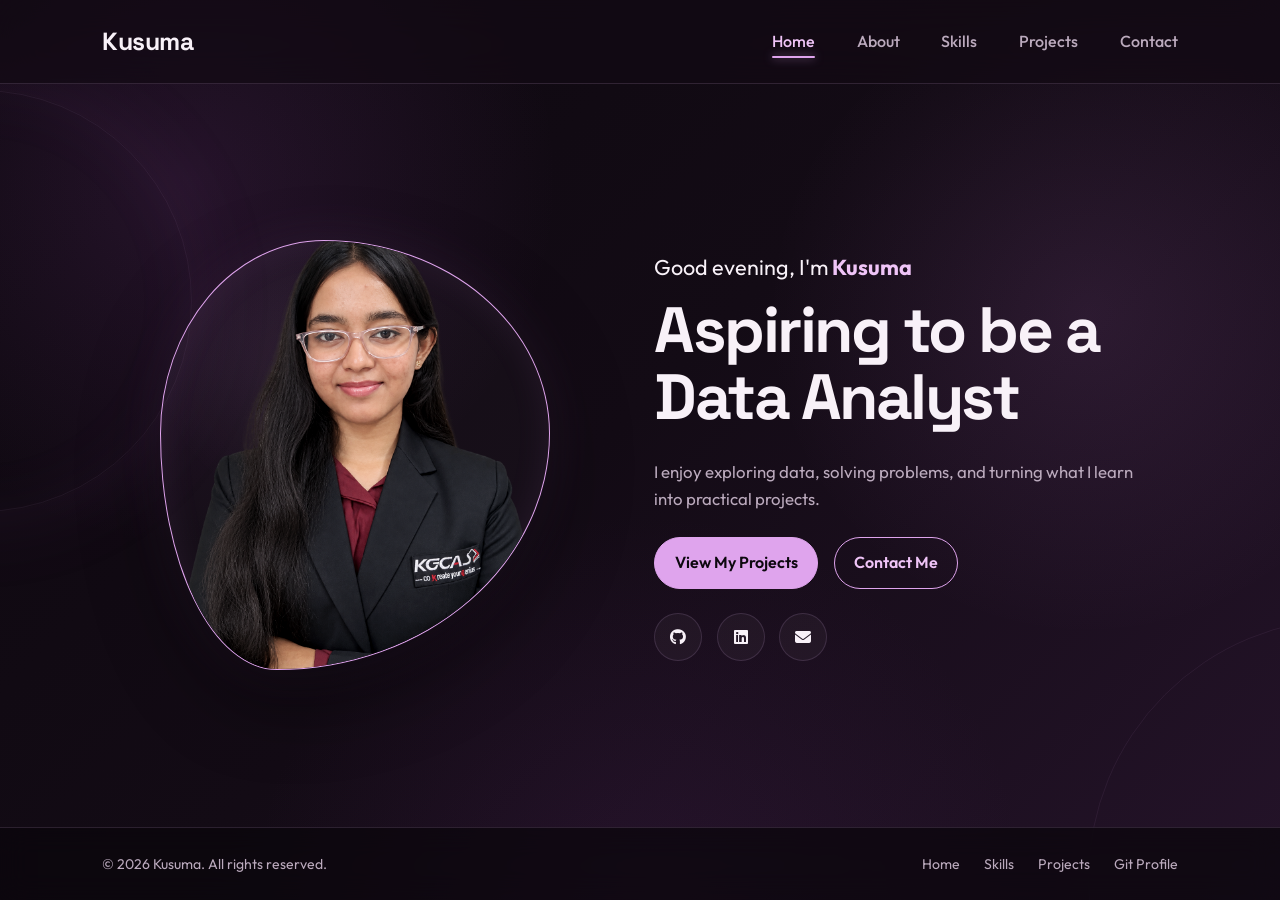
<file: index.html>
<!DOCTYPE html>
<html lang="en">
<head>
  <meta charset="UTF-8">
  <meta name="viewport" content="width=device-width, initial-scale=1.0">
  <title>Kusuma | Portfolio</title>
  <link rel="stylesheet" href="style.css">
  <link rel="stylesheet" href="https://cdnjs.cloudflare.com/ajax/libs/font-awesome/6.5.1/css/all.min.css">
</head>
<body>

  <header class="navbar">
    <a href="index.html" class="logo">Kusuma</a>

    <div class="menu-toggle" id="menuToggle">
      <span></span>
      <span></span>
      <span></span>
    </div>

    <nav>
      <ul class="nav-links" id="navLinks">
        <li><a href="index.html" class="active">Home</a></li>
        <li><a href="about.html">About</a></li>
        <li><a href="skills.html">Skills</a></li>
        <li><a href="projects.html">Projects</a></li>
        <li><a href="contact.html">Contact</a></li>
      </ul>
    </nav>
  </header>

  <main class="hero-container">

    <div class="avatar-side">
      <div class="blob-frame">
        <img src="profile.png" alt="Kusuma Portrait">
      </div>
    </div>

    <div class="content-side">
      <p class="hero-greeting" id="dynamicGreeting">
        Hello, I'm <span>Kusuma</span>
      </p>

      <h1>Aspiring to be a Data Analyst</h1>
      <p class="hero-description">
  I enjoy exploring data, solving problems, and turning
  what I learn into practical projects.
</p>

<div class="hero-actions">
  <a href="projects.html" class="hero-button">
    View My Projects
  </a>
  <a href="contact.html" class="hero-button secondary">
    Contact Me
  </a>
</div>

      <div class="social-links">

        <a href="https://github.com/katherine-kaz"
           target="_blank"
           class="social-icon"
           aria-label="GitHub">
          <i class="fab fa-github"></i>
        </a>

        <a href="https://www.linkedin.com/in/kusuma-chandra-kumar-57b108388"
           target="_blank"
           class="social-icon"
           aria-label="LinkedIn">
          <i class="fab fa-linkedin"></i>
        </a>

        <a href="mailto:kazxx662006@gmail.com"
           class="social-icon"
           aria-label="Email">
          <i class="fas fa-envelope"></i>
        </a>

      </div>
    </div>

  </main>

  <footer class="footer">
    <div class="footer-content">
      <p>&copy; 2026 Kusuma. All rights reserved.</p>

      <div class="quick-links">
        <a href="index.html">Home</a>
        <a href="skills.html">Skills</a>
        <a href="projects.html">Projects</a>
        <a href="https://github.com" target="_blank">Git Profile</a>
      </div>
    </div>
  </footer>

  <script src="script.js"></script>

</body>
</html>
</file>
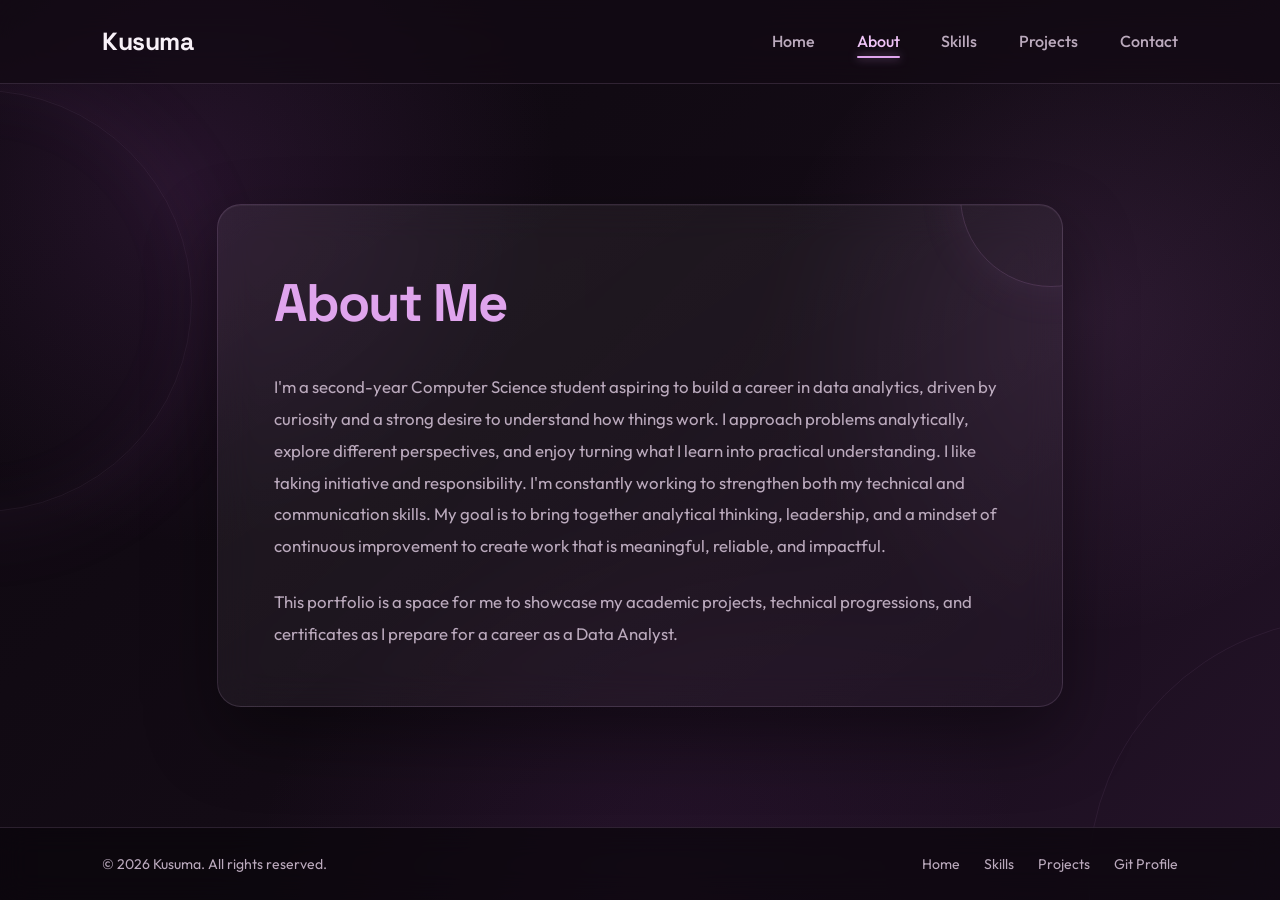
<file: about.html>
<!DOCTYPE html>
<html lang="en">
<head>
  <meta charset="UTF-8">
  <meta name="viewport" content="width=device-width, initial-scale=1.0">
  <title>About Me | Kusuma</title>
  <!-- Linked to style.css automatically -->
  <link rel="stylesheet" href="style.css">
</head>
<body>

  <header class="navbar">
    <a href="index.html" class="logo">Kusuma</a>
    <nav>
      <ul class="nav-links">
        <li><a href="index.html">Home</a></li>
        <li><a href="about.html" class="active">About</a></li>
        <li><a href="skills.html">Skills</a></li>
        <li><a href="projects.html">Projects</a></li>
        <li><a href="contact.html">Contact</a></li>
      </ul>
    </nav>
  </header>

  <main class="about-container">
    <div class="about-card">
      <h1>About Me</h1>
      <p class="about-text">
        I'm a second-year Computer Science student aspiring to build a career in data analytics, driven by curiosity and a strong desire to understand how things work. I approach problems analytically, explore different perspectives, and enjoy turning what I learn into practical understanding. I like taking initiative and responsibility. I'm constantly working to strengthen both my technical and communication skills. My goal is to bring together analytical thinking, leadership, and a mindset of continuous improvement to create work that is meaningful, reliable, and impactful.
      </p>
      <p class="about-text">
        This portfolio is a space for me to showcase my academic projects, technical progressions, and certificates as I prepare for a career as a Data Analyst.
      </p>
    </div>
  </main>

  <footer class="footer">
    <div class="footer-content">
      <p>&copy; 2026 Kusuma. All rights reserved.</p>
      <div class="quick-links">
        <a href="index.html">Home</a>
        <a href="skills.html">Skills</a>
        <a href="projects.html">Projects</a>
        <a href="https://github.com" target="_blank">Git Profile</a>
      </div>
    </div>
  </footer>

</body>
</html>
</file>
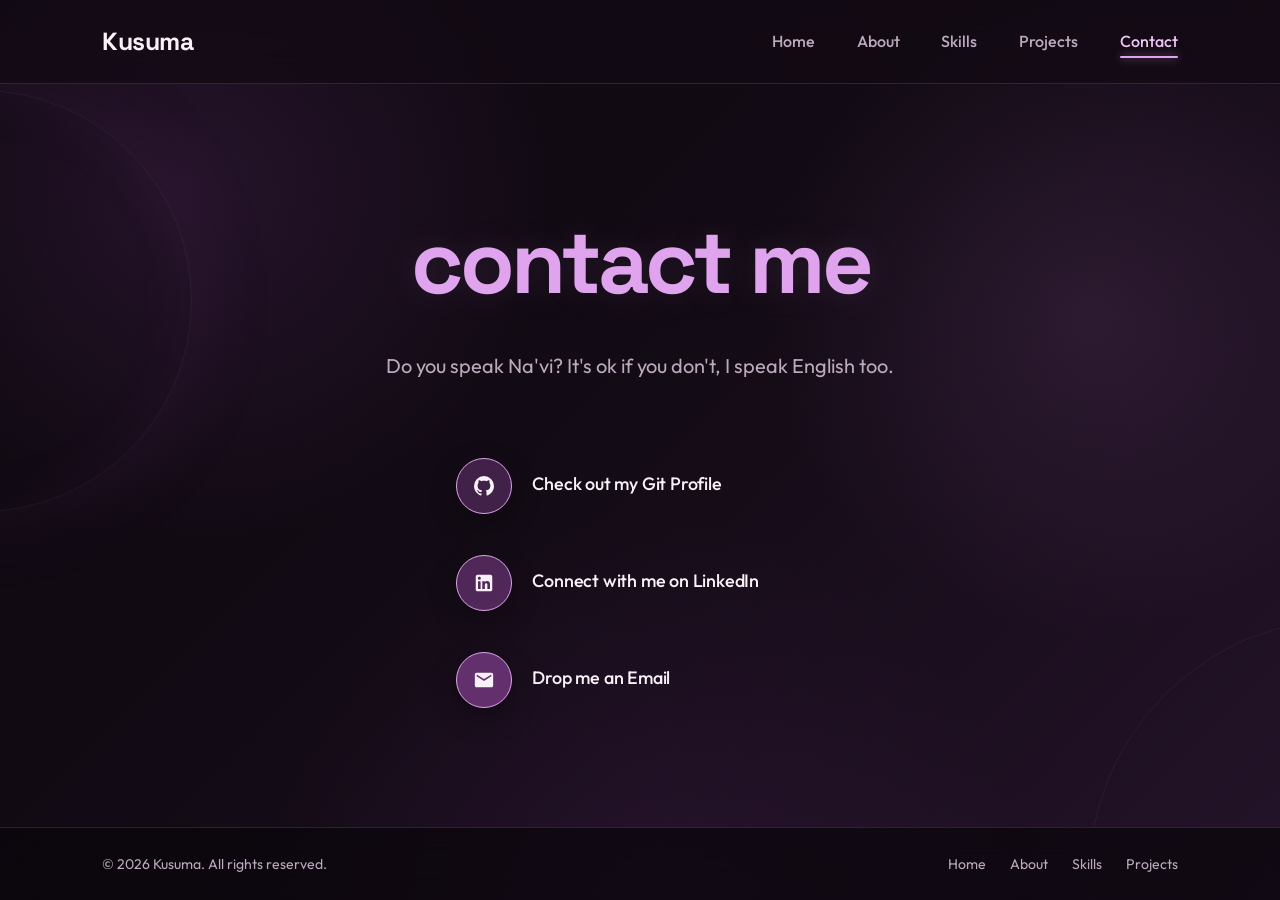
<file: contact.html>
<!DOCTYPE html>
<html lang="en">
<head>
  <meta charset="UTF-8">
  <meta name="viewport" content="width=device-width, initial-scale=1.0">
  <title>Contact | Kusuma</title>
  <link rel="stylesheet" href="style.css">
</head>
<body>

  <header class="navbar">
    <a href="index.html" class="logo">Kusuma</a>
    <nav>
      <ul class="nav-links">
        <li><a href="index.html">Home</a></li>
        <li><a href="about.html">About</a></li>
        <li><a href="skills.html">Skills</a></li>
        <li><a href="projects.html">Projects</a></li>
        <li><a href="contact.html" class="active">Contact</a></li>
      </ul>
    </nav>
  </header>

  <main class="contact-container">
    <div class="contact-content-centered">
      
      <h1>contact me</h1>
      <h2 class="subheading">Do you speak Na'vi? It's ok if you don't, I speak English too.</h2>
      
      <div class="contact-list-centered">
        <!-- GitHub Link -->
        <a href="https://github.com/katherine-kaz" target="_blank" class="contact-row">
          <span class="icon-circle github-brand">
            <svg viewBox="0 0 24 24" width="24" height="24" fill="currentColor"><path d="M12 2A10 10 0 0 0 2 12c0 4.42 2.87 8.17 6.84 9.5.5.08.66-.23.66-.5v-1.69c-2.77.6-3.36-1.34-3.36-1.34-.46-1.16-1.11-1.47-1.11-1.47-.9-.62.07-.6.07-.6 1 .07 1.53 1.03 1.53 1.03.9 1.52 2.34 1.07 2.91.83.1-.65.35-1.09.63-1.34-2.22-.25-4.55-1.11-4.55-4.92 0-1.11.38-2 1.03-2.71-.1-.25-.45-1.29.1-2.64 0 0 .84-.27 2.75 1.02.79-.22 1.65-.33 2.5-.33.85 0 1.71.11 2.5.33 1.91-1.29 2.75-1.02 2.75-1.02.55 1.35.2 2.39.1 2.64.65.71 1.03 1.6 1.03 2.71 0 3.82-2.34 4.66-4.57 4.91.36.31.69.92.69 1.85V21c0 .27.16.59.67.5C19.14 20.16 22 16.42 22 12A10 10 0 0 0 12 2z"/></svg>
          </span>
          <span class="row-label">Check out my Git Profile</span>
        </a>

        <!-- LinkedIn Link -->
        <a href="https://www.linkedin.com/in/kusuma-chandra-kumar-57b108388" target="_blank" class="contact-row">
          <span class="icon-circle linkedin-brand">
            <svg viewBox="0 0 24 24" width="22" height="22" fill="currentColor"><path d="M19 3a2 2 0 0 1 2 2v14a2 2 0 0 1-2 2H5a2 2 0 0 1-2-2V5a2 2 0 0 1 2-2h14m-.5 15.5v-5.3a3.26 3.26 0 0 0-3.26-3.26c-.85 0-1.84.52-2.32 1.3v-1.11h-2.79v8.37h2.79v-4.93c0-.77.62-1.4 1.39-1.4a1.4 1.4 0 0 1 1.4 1.4v4.93h2.79M6.88 8.56a1.68 1.68 0 0 0 1.68-1.68c0-.93-.75-1.69-1.68-1.69a1.69 1.69 0 0 0-1.69 1.69c0 .93.76 1.68 1.69 1.68m1.39 9.94v-8.37H5.5v8.37h2.77z"/></svg>
          </span>
          <span class="row-label">Connect with me on LinkedIn</span>
        </a>

        <!-- Email Link -->
        <a href="mailto:kazxx662006@gmail.com" class="contact-row">
          <span class="icon-circle email-brand">
            <svg viewBox="0 0 24 24" width="22" height="22" fill="currentColor"><path d="M20 4H4c-1.1 0-1.99.9-1.99 2L2 18c0 1.1.9 2 2 2h16c1.1 0 2-.9 2-2V6c0-1.1-.9-2-2-2zm0 4l-8 5-8-5V6l8 5 8-5v2z"/></svg>
          </span>
          <span class="row-label">Drop me an Email</span>
        </a>
      </div>

    </div>
  </main>

  <footer class="footer">
    <div class="footer-content">
      <p>&copy; 2026 Kusuma. All rights reserved.</p>
      <div class="quick-links">
        <a href="index.html">Home</a>
        <a href="about.html">About</a>
        <a href="skills.html">Skills</a>
        <a href="projects.html">Projects</a>
      </div>
    </div>
  </footer>

</body>
</html>
</file>
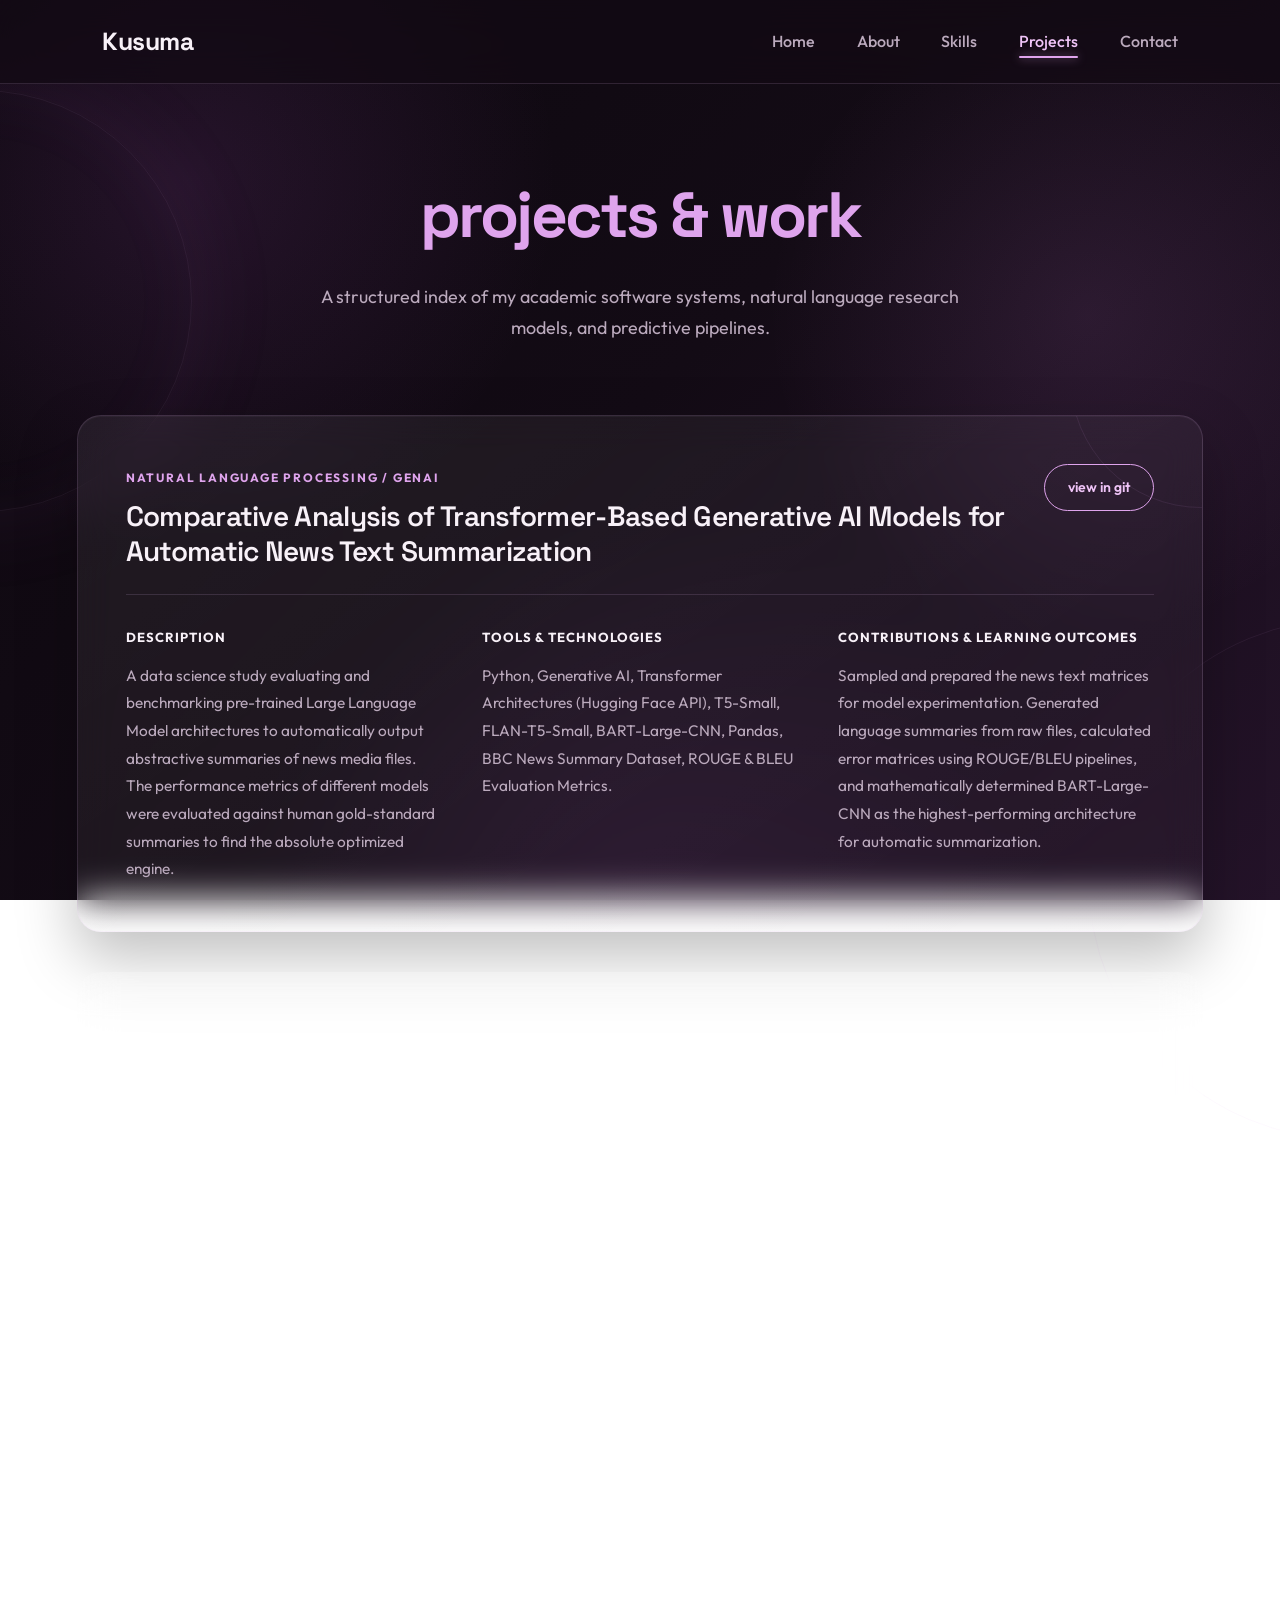
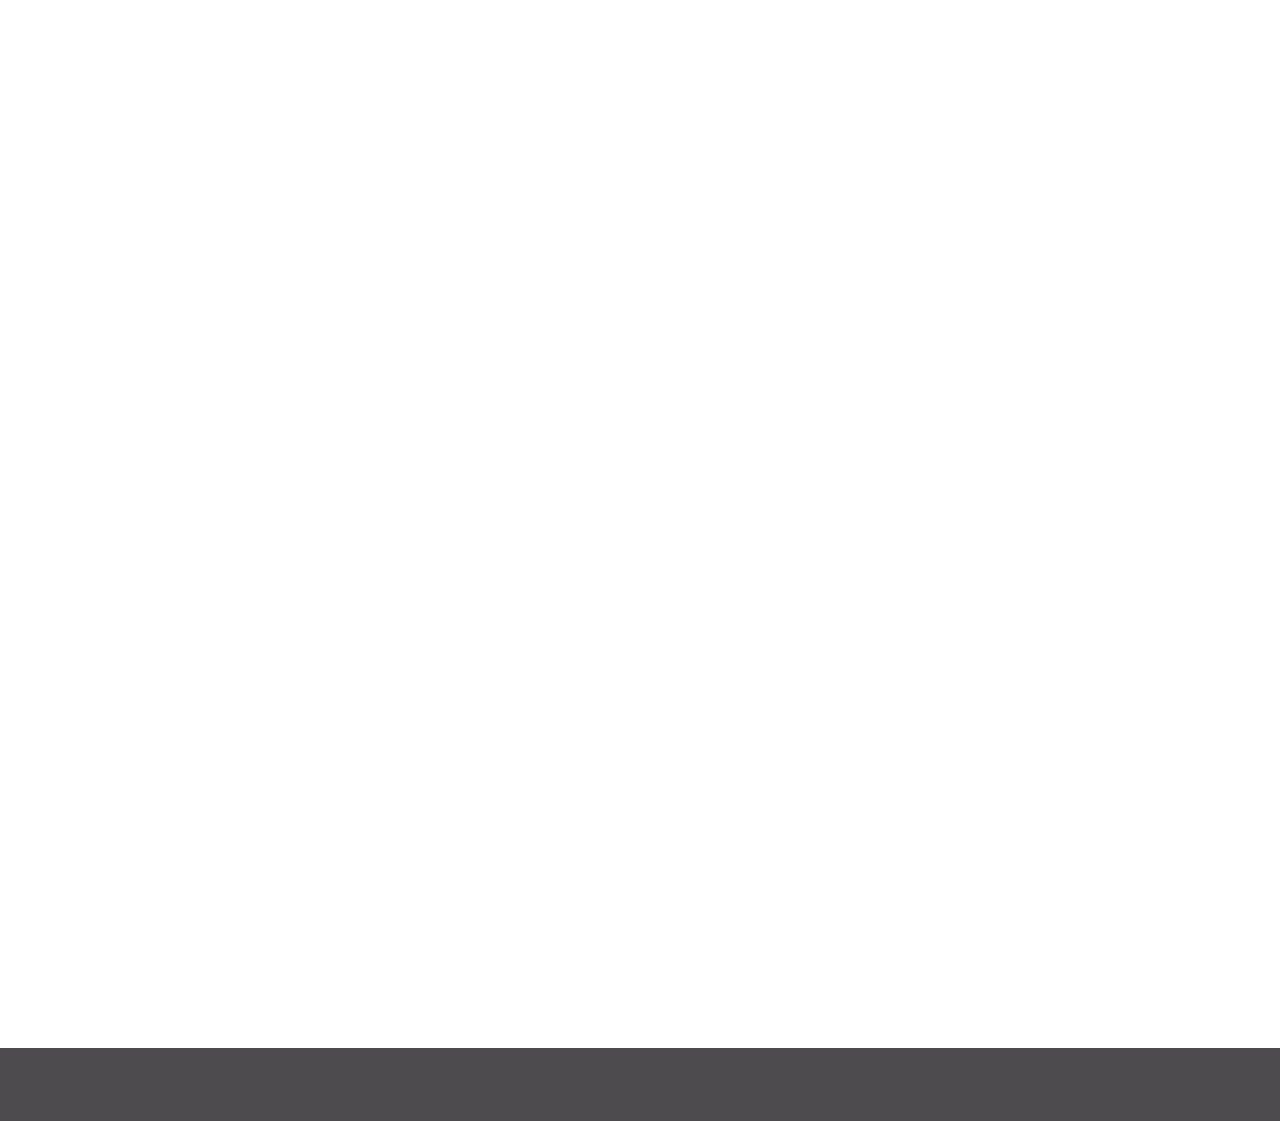
<file: projects.html>
<!DOCTYPE html>
<html lang="en">
<head>
  <meta charset="UTF-8">
  <meta name="viewport" content="width=device-width, initial-scale=1.0">
  <title>Projects | Kusuma</title>
  <link rel="stylesheet" href="style.css">
</head>
<body>

  <header class="navbar">
    <a href="index.html" class="logo">Kusuma</a>
    <button class="menu-toggle" id="menuToggle" aria-label="Toggle Menu">
      <span></span>
      <span></span>
      <span></span>
    </button>
    <nav>
      <ul class="nav-links" id="navLinks">
        <li><a href="index.html">Home</a></li>
        <li><a href="about.html">About</a></li>
        <li><a href="skills.html">Skills</a></li>
        <li><a href="projects.html" class="active">Projects</a></li>
        <li><a href="contact.html">Contact</a></li>
      </ul>
    </nav>
  </header>

  <main class="projects-page-container">
    <div class="projects-intro">
      <h1>projects & work</h1>
      <p>A structured index of my academic software systems, natural language research models, and predictive pipelines.</p>
    </div>

    <div class="projects-vertical-stack">
      
      <!-- PROJECT 1: GENERATIVE AI NLP ARCHITECTURE -->
      <div class="project-card-premium">
        <div class="project-header-row">
          <div>
            <span class="project-meta-tag">Natural Language Processing / GenAI</span>
            <h3>Comparative Analysis of Transformer-Based Generative AI Models for Automatic News Text Summarization</h3>
          </div>
          <a href="https://github.com/katherine-kaz/research-Paper" target="_blank" class="outline-repo-btn">view in git</a>
        </div>
        
        <div class="project-details-grid">
          <div class="details-block">
            <h4>Description</h4>
            <p>A data science study evaluating and benchmarking pre-trained Large Language Model architectures to automatically output abstractive summaries of news media files. The performance metrics of different models were evaluated against human gold-standard summaries to find the absolute optimized engine.</p>
          </div>
          <div class="details-block">
            <h4>Tools & Technologies</h4>
            <p>Python, Generative AI, Transformer Architectures (Hugging Face API), T5-Small, FLAN-T5-Small, BART-Large-CNN, Pandas, BBC News Summary Dataset, ROUGE & BLEU Evaluation Metrics.</p>
          </div>
          <div class="details-block">
            <h4>Contributions & Learning Outcomes</h4>
            <p>Sampled and prepared the news text matrices for model experimentation. Generated language summaries from raw files, calculated error matrices using ROUGE/BLEU pipelines, and mathematically determined BART-Large-CNN as the highest-performing architecture for automatic summarization.</p>
          </div>
        </div>
      </div>

      <!-- PROJECT 2: DIABETIC READMISSION DATA INSIGHT PIPELINE -->
      <div class="project-card-premium">
        <div class="project-header-row">
          <div>
            <span class="project-meta-tag">Data Science & Analytics</span>
            <h3>Diabetes Hospital Readmission Analysis</h3>
          </div>
          <a href="https://github.com/katherine-kaz/diabetic-readmission-analysis" target="_blank" class="outline-repo-btn">view in git</a>
        </div>
        
        <div class="project-details-grid">
          <div class="details-block">
            <h4>Description</h4>
            <p>An exhaustive data analysis pipeline exploring a complex clinical dataset containing <strong>101,766 records across 50 data columns</strong>. The project builds data profiles to trace hospital readmission patterns, mapping factors causing a total 46.09% return rate, specifically highlighting the high-risk 70–80 age bracket.</p>
            <div class="stats-box">
              <h5>Quick Stats Matrix:</h5>
              <ul>
                <li><strong>Dataset Capacity:</strong> 101,766 patients | 50 columns</li>
                <li><strong>Not Readmitted:</strong> 53.91% (54,864 patients)</li>
                <li><strong>Readmitted > 30 Days:</strong> 34.93% (35,545 patients)</li>
                <li><strong>Readmitted < 30 Days:</strong> 11.16% (11,357 patients)</li>
              </ul>
            </div>
          </div>
          <div class="details-block">
            <h4>Tools & Technologies</h4>
            <p>Python, Pandas, NumPy, Matplotlib, Seaborn, Google Colab / Jupyter Notebooks (`project1.ipynb`, `report.md`).</p>
          </div>
          <div class="details-block">
            <h4>Contributions & Learning Outcomes</h4>
            <p>Performed extensive data inspection, stripped invalid null strings, handled missing values, and eliminated duplicate records. Generated demographic distributions and comparative plots mapping urgent versus chronic stay categories. Concluded that digital home tracking metrics and centralized communication remove conflicting treatment threats among seniors.</p>
          </div>
        </div>
      </div>

      <!-- PROJECT 3: JAVA SWING INVOICE SYSTEM -->
      <div class="project-card-premium">
        <div class="project-header-row">
          <div>
            <span class="project-meta-tag">Java GUI Application</span>
            <h3>Online Order Processing & Invoice Generation System</h3>
          </div>
          <a href="https://github.com/katherine-kaz/Online-Order-Processing-and-Invoice-Generation-System" target="_blank" class="outline-repo-btn">view in git</a>
        </div>
        
        <div class="project-details-grid">
          <div class="details-block">
            <h4>Description</h4>
            <p>A graphical desktop application engineered to accept user entry variables for inventory components, isolate runtime formatting faults via calculation bounds, and translate variables into systematic line invoices.</p>
          </div>
          <div class="details-block">
            <h4>Tools & Technologies</h4>
            <p>Core Java, Java Swing GUI Engine (JFrame, JTextField, JButton), Eclipse IDE workspace, Action Listeners, Encapsulation, Text Processing Streams.</p>
          </div>
          <div class="details-block">
            <h4>Contributions & Learning Outcomes</h4>
            <p>Designed the Swing layout view layers. Programmed calculation operations, error tracking blocks, text filing actions, and discrete data validation filters across standalone interface layers.</p>
          </div>
        </div>
      </div>

      <!-- PROJECT 4: C MINI TRACKER -->
      <div class="project-card-premium">
        <div class="project-header-row">
          <div>
            <span class="project-meta-tag">Systems & Console Logic</span>
            <h3>Mini Attendance Tracker System</h3>
          </div>
          <a href="https://github.com/katherine-kaz/mini-attendance-Tracker" target="_blank" class="outline-repo-btn">view in git</a>
        </div>
        
        <div class="project-details-grid">
          <div class="details-block">
            <h4>Description</h4>
            <p>A menu-driven system managing structural attendance records for bounded class vectors up to 60 indices. Runs logical controls to process states, safely scan string frames, and compute precision session percentages.</p>
          </div>
          <div class="details-block">
            <h4>Tools & Technologies</h4>
            <p>C Programming Language, MinGW-GCC Compiler, 1D Character Arrays, Loop Invariants, `switch-case` Branches, Character Sanitization, Formatted Floating Outputs.</p>
          </div>
          <div class="details-block">
            <h4>Contributions & Learning Outcomes</h4>
            <p>Constructed the operational loop structures, text menus, and index adjustment operations. Implemented defensive input processing filters via `fgets()` and `sscanf()` to reject input out of range errors.</p>
          </div>
        </div>
      </div>

    </div>
  </main>

  <footer class="footer">
    <div class="footer-content">
      <p>&copy; 2026 Kusuma. All rights reserved.</p>
      <div class="quick-links">
        <a href="index.html">Home</a>
        <a href="about.html">About</a>
        <a href="skills.html">Skills</a>
        <a href="contact.html">Contact</a>
      </div>
    </div>
  </footer>

  <script src="script.js"></script>
</body>
</html>
</file>
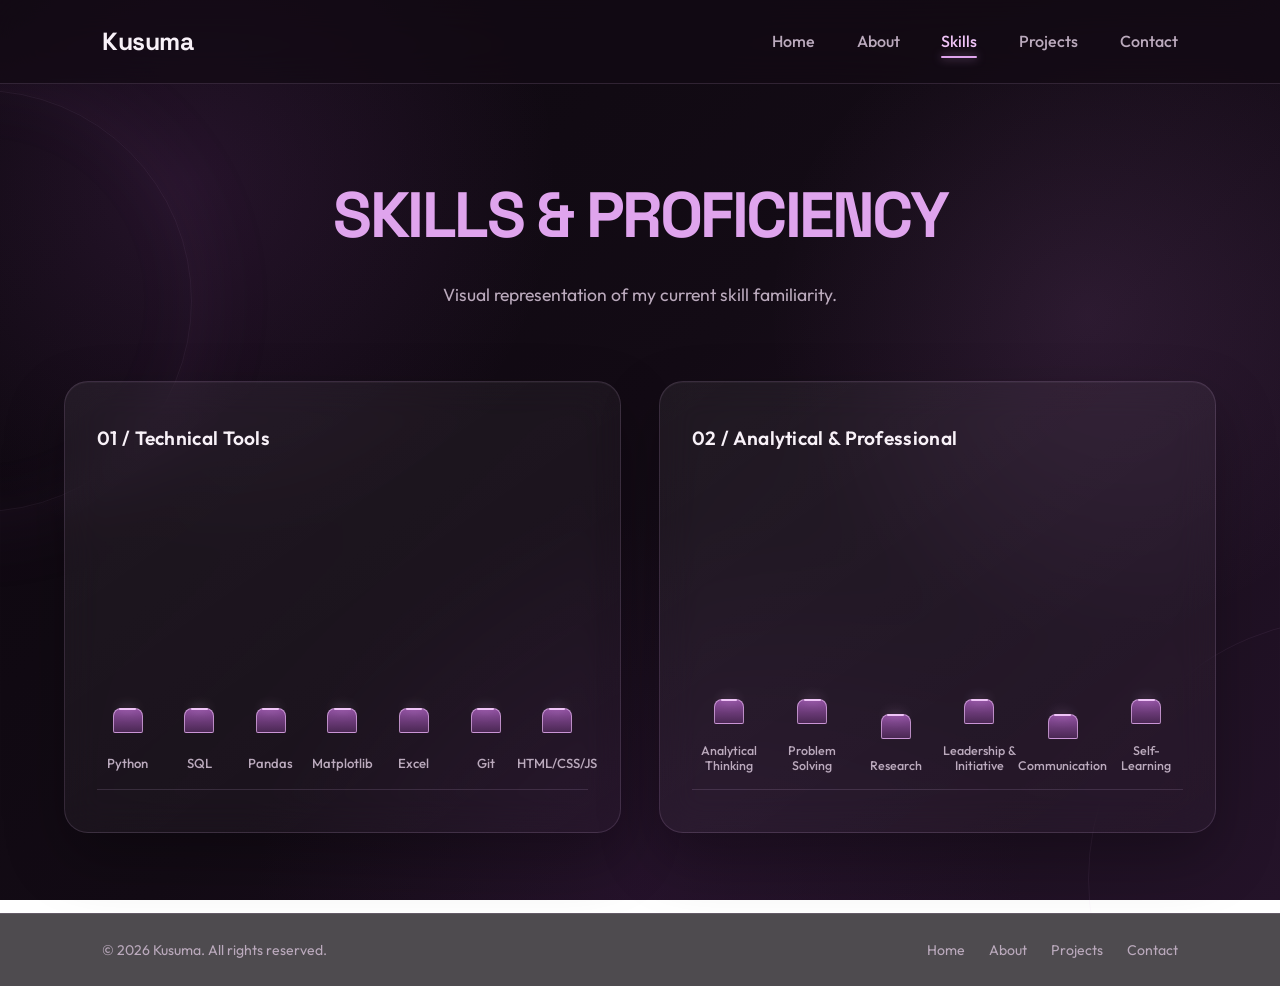
<file: skills.html>
<!DOCTYPE html>
<html lang="en">
<head>
  <meta charset="UTF-8">
  <meta name="viewport" content="width=device-width, initial-scale=1.0">
  <title>Skills | Kusuma</title>
  <link rel="stylesheet" href="style.css">
</head>
<body>

  <header class="navbar">
    <a href="index.html" class="logo">Kusuma</a>
    <button class="menu-toggle" id="menuToggle" aria-label="Toggle Menu">
      <span></span>
      <span></span>
      <span></span>
    </button>
    <nav>
      <ul class="nav-links" id="navLinks">
        <li><a href="index.html">Home</a></li>
        <li><a href="about.html">About</a></li>
        <li><a href="skills.html" class="active">Skills</a></li>
        <li><a href="projects.html">Projects</a></li>
        <li><a href="contact.html">Contact</a></li>
      </ul>
    </nav>
  </header>

  <main class="skills-page-container">
    <div class="skills-intro">
      <h1>SKILLS & PROFICIENCY</h1>
      <p>Visual representation of my current skill familiarity.</p>
    </div>

    <div class="charts-grid">
      
      <!-- CHART 1: TECHNICAL TOOLS -->
      <div class="chart-card">
        <h2>01 / Technical Tools</h2>
        <div class="bar-chart">
          
          <div class="chart-column">
            <div class="bar-wrapper">
              <div class="bar-fill" style="--bar-height: 70%;"></div>
            </div>
            <span class="bar-label">Python</span>
          </div>

          <div class="chart-column">
            <div class="bar-wrapper">
              <div class="bar-fill" style="--bar-height: 45%;"></div>
            </div>
            <span class="bar-label">SQL</span>
          </div>

          <div class="chart-column">
            <div class="bar-wrapper">
              <div class="bar-fill" style="--bar-height: 60%;"></div>
            </div>
            <span class="bar-label">Pandas</span>
          </div>

          <div class="chart-column">
            <div class="bar-wrapper">
              <div class="bar-fill" style="--bar-height: 80%;"></div>
            </div>
            <span class="bar-label">Matplotlib</span>
          </div>

          <div class="chart-column">
            <div class="bar-wrapper">
              <div class="bar-fill" style="--bar-height: 50%;"></div>
            </div>
            <span class="bar-label">Excel</span>
          </div>

          <div class="chart-column">
            <div class="bar-wrapper">
              <div class="bar-fill" style="--bar-height: 50%;"></div>
            </div>
            <span class="bar-label">Git</span>
          </div>

          <div class="chart-column">
            <div class="bar-wrapper">
              <div class="bar-fill" style="--bar-height: 80%;"></div>
            </div>
            <span class="bar-label">HTML/CSS/JS</span>
          </div>

        </div>
      </div>

      <!-- CHART 2: ANALYTICAL & PROFESSIONAL SKILLS -->
      <div class="chart-card">
        <h2>02 / Analytical & Professional</h2>
        <div class="bar-chart">
          
          <div class="chart-column">
            <div class="bar-wrapper">
              <div class="bar-fill" style="--bar-height: 95%;"></div>
            </div>
            <span class="bar-label">Analytical Thinking</span>
          </div>

          <div class="chart-column">
            <div class="bar-wrapper">
              <div class="bar-fill" style="--bar-height: 80%;"></div>
            </div>
            <span class="bar-label">Problem Solving</span>
          </div>

          <div class="chart-column">
            <div class="bar-wrapper">
              <div class="bar-fill" style="--bar-height: 60%;"></div>
            </div>
            <span class="bar-label">Research</span>
          </div>

          <div class="chart-column">
            <div class="bar-wrapper">
              <div class="bar-fill" style="--bar-height: 72%;"></div>
            </div>
            <span class="bar-label">Leadership & Initiative</span>
          </div>

          <div class="chart-column">
            <div class="bar-wrapper">
              <div class="bar-fill" style="--bar-height: 75%;"></div>
            </div>
            <span class="bar-label">Communication</span>
          </div>

          <div class="chart-column">
            <div class="bar-wrapper">
              <div class="bar-fill" style="--bar-height: 92%;"></div>
            </div>
            <span class="bar-label">Self-Learning</span>
          </div>

        </div>
      </div>

    </div>
  </main>

  <footer class="footer">
    <div class="footer-content">
      <p>&copy; 2026 Kusuma. All rights reserved.</p>
      <div class="quick-links">
        <a href="index.html">Home</a>
        <a href="about.html">About</a>
        <a href="projects.html">Projects</a>
        <a href="contact.html">Contact</a>
      </div>
    </div>
  </footer>

  <script src="script.js"></script>
</body>
</html>
</file>
<file: style.css>
@import url('https://fonts.googleapis.com/css2?family=Outfit:wght@300;400;500;600;700;800&family=Space+Grotesk:wght@400;500;600;700&display=swap');

* {
  margin: 0; padding: 0; box-sizing: border-box;
}

:root {
  --bg-main: #130b15; --bg-deep: #0d080f; --bg-purple: #211126;
  --surface: rgba(255, 255, 255, 0.045); --surface-strong: rgba(255, 255, 255, 0.075); --border: rgba(235, 190, 246, 0.14);
  --border-bright: rgba(225, 164, 242, 0.42); --text-primary: #f8f1f8; --text-muted: #bbaabd;
  --accent: #dfa4ed; --accent-bright: #efc4f7; --accent-deep: #8f4fa0;
  --shadow: rgba(0, 0, 0, 0.38); --glow: rgba(215, 143, 234, 0.22);
}

html {
  scroll-behavior: smooth;
}

body {
  font-family: "Outfit", "Segoe UI", Arial, sans-serif; background:
    radial-gradient(circle at 15% 20%, rgba(139, 67, 157, 0.18), transparent 28%),
    radial-gradient(circle at 85% 35%, rgba(221, 137, 236, 0.10), transparent 26%),
    radial-gradient(circle at 50% 100%, rgba(96, 42, 112, 0.16), transparent 35%),
    linear-gradient(135deg, var(--bg-deep) 0%, var(--bg-main) 48%, #241329 100%); background-attachment: fixed;
  color: var(--text-primary); line-height: 1.6; min-height: 100vh;
  display: flex; flex-direction: column; overflow-x: hidden;
  position: relative;
}

body::before {
  content: ""; position: fixed; width: 420px;
  height: 420px; top: 90px; left: -230px;
  border: 1px solid rgba(224, 164, 238, 0.08); border-radius: 50%; box-shadow:
    0 0 100px rgba(203, 119, 223, 0.08),
    inset 0 0 70px rgba(203, 119, 223, 0.04);
  pointer-events: none; z-index: -1;
}

body::after {
  content: ""; position: fixed; width: 520px;
  height: 520px; right: -330px; bottom: -240px;
  border: 1px solid rgba(224, 164, 238, 0.07); border-radius: 50%; pointer-events: none;
  z-index: -1;
}

a {
  text-decoration: none; color: inherit;
}

/* ---------- Navigation ---------- */

.navbar {
  display: flex; justify-content: space-between; align-items: center;
  padding: 1.35rem 8%; background: rgba(18, 10, 20, 0.72); backdrop-filter: blur(18px);
  -webkit-backdrop-filter: blur(18px); position: sticky; top: 0;
  z-index: 100; border-bottom: 1px solid var(--border);
}

.logo {
  font-family: "Space Grotesk", sans-serif; font-size: 1.55rem; font-weight: 700;
  color: var(--text-primary); letter-spacing: -0.5px;
}

.nav-links {
  display: flex; list-style: none; gap: 2.6rem;
}

.nav-links a {
  color: var(--text-muted); font-weight: 500; padding: 0.35rem 0;
  position: relative; transition: color 0.3s ease;
}

.nav-links a::after {
  content: ""; position: absolute; width: 0;
  height: 2px; bottom: -2px; left: 0;
  border-radius: 10px; background: var(--accent); box-shadow: 0 0 10px rgba(223, 164, 237, 0.65);
  transition: width 0.3s ease;
}

.nav-links a:hover,
.nav-links a.active {
  color: var(--accent-bright);
}

.nav-links a:hover::after,
.nav-links a.active::after {
  width: 100%;
}

/* ---------- Home / Hero ---------- */

.hero-container {
  flex: 1; min-height: 650px; display: grid;
  grid-template-columns: 1.05fr 1.15fr; align-items: center; gap: 4.5rem;
  padding: 3rem 10%; max-width: 1450px; width: 100%;
  margin: 0 auto;
  }

.avatar-side {
  display: flex; justify-content: center; align-items: center;
}

.blob-frame {
  width: 390px; height: 430px; background:
    radial-gradient(circle at 35% 30%, rgba(236, 185, 247, 0.07), transparent 35%),
    rgba(255, 255, 255, 0.018);
  border: 1.5px solid var(--accent); border-radius: 42% 58% 70% 30% / 45% 45% 55% 55%; overflow: hidden;
  display: flex; justify-content: center; align-items: center;
  position: relative; box-shadow:
    0 30px 80px rgba(0, 0, 0, 0.48),
    0 0 55px rgba(214, 137, 232, 0.10),
    inset 0 0 35px rgba(220, 154, 237, 0.08); animation: morphingBlob 12s ease-in-out infinite alternate;
}

.blob-frame::before {
  content: ""; position: absolute; inset: -20px;
  border: 1px solid rgba(223, 164, 237, 0.10); border-radius: inherit; pointer-events: none;
}

.blob-frame::after {
  content: ""; position: absolute; width: 12px;
  height: 12px; top: 10%; right: 8%;
  background: var(--accent-bright); border-radius: 50%; box-shadow: 0 0 20px rgba(239, 196, 247, 0.75);
  animation: floatDot 4s ease-in-out infinite;
}

.blob-frame img {
  width: 112%; height: 112%; object-fit: contain; object-position: center bottom;
  filter: grayscale(15%) contrast(105%); position: relative; z-index: 1;
}

.content-side {
  display: flex; flex-direction: column; justify-content: center;
}

.hero-greeting {
  font-size: 1.35rem; color: var(--text-primary); margin-bottom: 0.8rem;
  font-weight: 400;
}

.hero-greeting span {
  font-weight: 700; color: var(--accent-bright);
}

.content-side h1 {
  font-family: "Space Grotesk", sans-serif; font-size: clamp(3.2rem, 5vw, 4.8rem); font-weight: 700;
  line-height: 1.04; margin-bottom: 1.8rem; letter-spacing: -2.5px;
  max-width: 720px;
}

.social-links {
  display: flex; gap: 0.9rem;
}

.social-icon {
  width: 48px; height: 48px; border-radius: 50%;
  background: rgba(255, 255, 255, 0.035); border: 1px solid var(--border); color: var(--text-primary);
  display: flex; justify-content: center; align-items: center;
  transition: all 0.3s ease;
}

.social-icon:hover {
  background: var(--accent); color: var(--bg-deep); transform: translateY(-5px);
  border-color: var(--accent); box-shadow: 0 10px 30px var(--glow);
}

/* ---------- Footer ---------- */

.footer {
  background: rgba(10, 6, 12, 0.72); padding: 1.55rem 8%; border-top: 1px solid var(--border);
  margin-top: auto; backdrop-filter: blur(14px);
}

.footer-content {
  display: flex; justify-content: space-between; align-items: center;
  max-width: 1400px; margin: 0 auto; flex-wrap: wrap;
  gap: 1rem;
}

.footer p {
  color: var(--text-muted); font-size: 0.88rem;
}

.quick-links {
  display: flex; gap: 1.5rem;
}

.quick-links a {
  color: var(--text-muted); font-size: 0.88rem; transition: color 0.2s ease;
}

.quick-links a:hover {
  color: var(--accent-bright);
}

/* ---------- Animations ---------- */

@keyframes morphingBlob {
  0% {
  border-radius: 42% 58% 70% 30% / 45% 45% 55% 55%; transform: rotate(-2deg);
}

  100% {
  border-radius: 70% 30% 52% 48% / 60% 40% 60% 40%; transform: rotate(2deg);
}
}

@keyframes floatDot {
  0%, 100% {
  transform: translateY(0);
}

  50% {
  transform: translateY(14px);
}
}

/* ---------- About Page ---------- */

.about-container {
  flex: 1; display: flex; justify-content: center;
  align-items: center; padding: 5rem 8%; max-width: 1050px;
  margin: 0 auto; width: 100%;
}

.about-card {
  position: relative; overflow: hidden; background:
    linear-gradient(145deg, rgba(255, 255, 255, 0.065), rgba(255, 255, 255, 0.025));
  border: 1px solid var(--border); border-radius: 24px; padding: 3.5rem;
  backdrop-filter: blur(18px); -webkit-backdrop-filter: blur(18px); box-shadow:
    0 30px 70px var(--shadow),
    inset 0 1px 0 rgba(255, 255, 255, 0.045);
}

.about-card::before {
  content: ""; position: absolute; width: 180px;
  height: 180px; top: -100px; right: -80px;
  border-radius: 50%; border: 1px solid rgba(223, 164, 237, 0.16); box-shadow: 0 0 50px rgba(223, 164, 237, 0.08);
}

.about-card h1 {
  font-family: "Space Grotesk", sans-serif; font-size: 3.3rem; color: var(--accent);
  margin-bottom: 1.6rem; font-weight: 700; letter-spacing: -1.8px;
}

.about-text {
  color: var(--text-muted); font-size: 1.05rem; line-height: 1.9;
  margin-bottom: 1.5rem;
}

.about-text:last-child {
  margin-bottom: 0;
}

/* ---------- Contact Page ---------- */

.contact-container {
  flex: 1; display: flex; align-items: center;
  justify-content: center; padding: 5rem 8%; max-width: 1100px;
  margin: 0 auto; width: 100%;
}

.contact-content-centered {
  display: flex; flex-direction: column; align-items: center;
  text-align: center; width: 100%;
}

.contact-content-centered h1 {
  font-family: "Space Grotesk", sans-serif; font-size: clamp(4rem, 7vw, 6rem); font-weight: 700;
  color: var(--accent); margin-bottom: 1rem; letter-spacing: -4px;
  text-transform: lowercase; text-shadow: 0 0 35px rgba(223, 164, 237, 0.12);
}

.contact-content-centered .subheading,
.contact-content-centered .funny-subheading {
  font-size: 1.25rem; color: var(--text-muted); font-weight: 400;
  margin-bottom: 4rem; max-width: 700px; line-height: 1.6;
}

.contact-list-centered {
  display: flex; flex-direction: column; gap: 1.15rem;
  align-items: flex-start; margin: 0 auto;
}

.contact-row {
  display: flex; align-items: center; gap: 1.25rem;
  min-width: 390px; padding: 0.65rem 1rem 0.65rem 0.65rem; border: 1px solid transparent;
  border-radius: 60px; transition: all 0.3s ease;
}

.contact-row:hover {
  transform: translateX(8px); background: rgba(255, 255, 255, 0.035); border-color: var(--border);
}

.icon-circle {
  width: 56px; height: 56px; flex: 0 0 56px;
  border-radius: 50%; display: flex; justify-content: center;
  align-items: center; font-size: 1.5rem; color: var(--text-primary);
  box-shadow: 0 10px 28px rgba(0, 0, 0, 0.30); transition: all 0.3s ease;
}

.github-brand {
  background: rgba(82, 42, 92, 0.72); border: 1px solid var(--accent);
}

.linkedin-brand {
  background: rgba(103, 52, 116, 0.72); border: 1px solid var(--accent);
}

.email-brand {
  background: rgba(128, 63, 142, 0.72); border: 1px solid var(--accent);
}

.contact-row:hover .icon-circle {
  background: var(--accent); color: var(--bg-deep); box-shadow: 0 0 30px rgba(223, 164, 237, 0.38);
  transform: scale(1.05);
}

.row-label {
  color: var(--text-primary); font-size: 1.12rem; font-weight: 500;
  letter-spacing: -0.2px; padding-bottom: 2px; border-bottom: 1px solid transparent;
  transition: all 0.25s ease;
}

.contact-row:hover .row-label {
  color: var(--accent-bright); border-color: var(--accent);
}

/* ---------- Mobile Navigation ---------- */

.menu-toggle {
  display: none; flex-direction: column; gap: 6px;
  background: none; border: none; cursor: pointer;
  z-index: 110; padding: 0.4rem;
}

.menu-toggle span {
  display: block; width: 27px; height: 2px;
  background-color: var(--text-primary); border-radius: 2px; transition: all 0.3s ease;
}

@media (max-width: 968px) {
  .menu-toggle {
  display: flex;
}

  .navbar {
  padding: 1.15rem 6%;
}

  .nav-links {
  position: fixed; top: 0; right: -100%;
  width: 72%; height: 100vh; background:
      radial-gradient(circle at 50% 20%, rgba(160, 76, 180, 0.14), transparent 35%),
      rgba(18, 9, 20, 0.97);
  backdrop-filter: blur(20px); flex-direction: column; justify-content: center;
  align-items: center; gap: 2.4rem; transition: right 0.4s cubic-bezier(0.1, 1, 0.1, 1);
  box-shadow: -15px 0 40px rgba(0, 0, 0, 0.45); border-left: 1px solid var(--border);
}

  .nav-links.mobile-active {
      right: 0;
}

  .toggle-transform span:nth-child(1) {
  transform: translateY(8px) rotate(45deg); background-color: var(--accent);
}

  .toggle-transform span:nth-child(2) {
  opacity: 0;
}

  .toggle-transform span:nth-child(3) {
  transform: translateY(-8px) rotate(-45deg); background-color: var(--accent);
}

  .hero-container {
  grid-template-columns: 1fr; text-align: center; gap: 2.5rem;
  padding: 4rem 7%;
}

  .avatar-side {
  order: -1;
}

  .blob-frame {
  width: 290px; height: 320px;
}

  .content-side {
  align-items: center;
}

  .content-side h1 {
  font-size: clamp(2.8rem, 8vw, 4rem);
}

  .footer-content {
  flex-direction: column; text-align: center;
}
}

/* ---------- Skills Page ---------- */

.skills-page-container {
  flex: 1; padding: 5rem 5%; max-width: 1450px;
  margin: 0 auto; width: 100%;
}

.skills-intro {
  text-align: center; margin-bottom: 4.5rem;
}

.skills-intro h1 {
  font-family: "Space Grotesk", sans-serif; font-size: clamp(2.8rem, 5vw, 4.4rem); font-weight: 700;
  color: var(--accent); letter-spacing: -2.5px; margin-bottom: 0.9rem;
}

.skills-intro p {
  color: var(--text-muted); font-size: 1.1rem; max-width: 600px;
  margin: 0 auto; line-height: 1.6;
}

.charts-grid {
  display: grid; grid-template-columns: repeat(2, minmax(0, 1fr)); gap: 2.4rem;
}

.chart-card {
  background:
    linear-gradient(145deg, rgba(255, 255, 255, 0.06), rgba(255, 255, 255, 0.025)); border: 1px solid var(--border); border-radius: 24px;
  padding: 2.6rem 2rem; backdrop-filter: blur(18px); -webkit-backdrop-filter: blur(18px);
  box-shadow:
    0 25px 60px rgba(0, 0, 0, 0.28),
    inset 0 1px 0 rgba(255, 255, 255, 0.04); width: 100%; transition: border-color 0.3s ease, transform 0.3s ease;
}

.chart-card:hover {
  border-color: var(--border-bright); transform: translateY(-3px);
}

.chart-card h2 {
  font-size: 1.2rem; color: var(--text-primary); margin-bottom: 3.2rem;
  font-weight: 600; letter-spacing: 0.3px;
}

.bar-chart {
  display: flex; justify-content: space-between; align-items: flex-end;
  height: 285px; border-bottom: 1px solid var(--border); padding-bottom: 15px;
  gap: 10px;
}

.chart-column {
  display: flex; flex-direction: column; align-items: center;
  flex: 1; height: 100%; justify-content: flex-end;
  min-width: 0;
}

.bar-wrapper {
  width: 100%; height: 100%; display: flex;
  align-items: flex-end; justify-content: center;
}

.bar-fill {
  width: 30px; height: 25px; background: linear-gradient(180deg, var(--accent-deep), #4b2854);
  border: 1px solid rgba(235, 188, 245, 0.65); border-radius: 8px 8px 2px 2px; transition:
    height 0.7s cubic-bezier(0.25, 1, 0.5, 1),
    background 0.3s,
    box-shadow 0.3s;
  position: relative;
}

.bar-fill::before {
  content: ""; position: absolute; top: -1px;
  left: 20%; right: 20%; height: 2px;
  border-radius: 10px; background: var(--accent-bright); box-shadow: 0 0 12px rgba(239, 196, 247, 0.65);
}

.chart-column:hover .bar-fill {
  height: var(--bar-height); background: linear-gradient(180deg, var(--accent-bright), var(--accent-deep)); box-shadow:
    0 0 20px rgba(223, 164, 237, 0.25),
    0 0 40px rgba(223, 164, 237, 0.08);
}

.bar-label {
  margin-top: 20px; color: var(--text-muted); font-size: 0.82rem;
  font-weight: 500; text-align: center; white-space: nowrap;
  transition: color 0.3s; display: block;
}

.chart-card:nth-child(2) .bar-label {
  white-space: normal; font-size: 0.78rem; line-height: 1.2;
  word-wrap: break-word;
}

.chart-column:hover .bar-label {
  color: var(--text-primary);
}

/* ---------- Projects Page ---------- */

.projects-page-container {
  flex: 1; padding: 5rem 6%; max-width: 1450px;
  margin: 0 auto; width: 100%;
}

.projects-intro {
  text-align: center; margin-bottom: 4.5rem;
}

.projects-intro h1 {
  font-family: "Space Grotesk", sans-serif; font-size: clamp(3rem, 5vw, 4.5rem); font-weight: 700;
  color: var(--accent); letter-spacing: -2.5px; margin-bottom: 1rem;
}

.projects-intro p {
  color: var(--text-muted); font-size: 1.12rem; max-width: 650px;
  margin: 0 auto; line-height: 1.7;
}

.projects-vertical-stack {
  display: flex; flex-direction: column; gap: 2.5rem;
}

.project-card-premium {
  position: relative; overflow: hidden; background:
    linear-gradient(145deg, rgba(255, 255, 255, 0.065), rgba(255, 255, 255, 0.025));
  border: 1px solid var(--border); border-radius: 24px; padding: 3rem;
  backdrop-filter: blur(18px); -webkit-backdrop-filter: blur(18px); box-shadow:
    0 25px 60px rgba(0, 0, 0, 0.25),
    inset 0 1px 0 rgba(255, 255, 255, 0.04);
  transition:
    border-color 0.3s ease,
    transform 0.3s ease,
    box-shadow 0.3s ease;
}

.project-card-premium::before {
  content: ""; position: absolute; width: 260px;
  height: 260px; top: -170px; right: -130px;
  border-radius: 50%; border: 1px solid rgba(223, 164, 237, 0.09); pointer-events: none;
}

.project-card-premium:hover {
  border-color: var(--border-bright); transform: translateY(-4px); box-shadow:
    0 30px 70px rgba(0, 0, 0, 0.34),
    0 0 35px rgba(203, 119, 223, 0.06);
}

.project-header-row {
  display: flex; justify-content: space-between; align-items: flex-start;
  border-bottom: 1px solid var(--border); padding-bottom: 1.6rem; margin-bottom: 2rem;
  gap: 2rem;
}

.project-meta-tag {
  font-size: 0.75rem; font-weight: 700; text-transform: uppercase;
  color: var(--accent); letter-spacing: 1.8px; display: inline-block;
  margin-bottom: 0.7rem;
}

.project-header-row h3 {
  font-family: "Space Grotesk", sans-serif; font-size: 1.75rem; font-weight: 600;
  color: var(--text-primary); letter-spacing: -0.7px; line-height: 1.25;
}

.outline-repo-btn {
  padding: 0.7rem 1.45rem; border: 1px solid var(--accent); border-radius: 30px;
  color: var(--accent-bright); font-size: 0.88rem; font-weight: 600;
  white-space: nowrap; transition: all 0.25s ease;
}

.outline-repo-btn:hover {
  background: var(--accent); color: var(--bg-deep); box-shadow: 0 0 25px rgba(223, 164, 237, 0.25);
  transform: translateY(-2px);
}

.project-details-grid {
  display: grid; grid-template-columns: repeat(3, minmax(0, 1fr)); gap: 2.5rem;
}

.details-block h4 {
  font-size: 0.82rem; text-transform: uppercase; color: var(--text-primary);
  margin-bottom: 0.85rem; letter-spacing: 1px; font-weight: 700;
}

.details-block p {
  color: var(--text-muted); font-size: 0.96rem; line-height: 1.8;
}
 
.stats-box {
  margin-top: 1.5rem; background: rgba(255, 255, 255, 0.025); border: 1px solid rgba(223, 164, 237, 0.10);
  border-left: 3px solid var(--accent); padding: 1rem 1.2rem; border-radius: 0 14px 14px 0;
}

.stats-box h5 {
  font-size: 0.82rem; text-transform: uppercase; color: var(--accent);
  margin-bottom: 0.55rem; letter-spacing: 0.7px;
}

.stats-box ul {
  list-style: none;
}

.stats-box li {
  font-size: 0.88rem; color: var(--text-muted); margin-bottom: 0.3rem;
}

.stats-box li strong {
  color: var(--text-primary);
}

/* ---------- Responsive Layout ---------- */

@media (max-width: 1200px) {
  .charts-grid {
  grid-template-columns: 1fr;
}

  .project-details-grid {
  grid-template-columns: 1fr 1fr;
}
}

@media (max-width: 968px) {
  .hero-container {
  min-height: auto;
}

  .project-details-grid {
  grid-template-columns: 1fr;
}

  .charts-grid {
  grid-template-columns: 1fr;
}
}

@media (max-width: 768px) {
  .about-container,
  .contact-container,
  .skills-page-container,
  .projects-page-container {
  padding-left: 6%; padding-right: 6%;
}

  .about-container {
  padding-top: 3rem; padding-bottom: 3rem;
}

  .about-card {
  padding: 2.3rem 1.6rem;
}

  .about-card h1 {
  font-size: 2.6rem;
}

  .about-text {
  font-size: 1rem; line-height: 1.8;
}

  .contact-content-centered h1 {
  font-size: 3.4rem; letter-spacing: -2.5px;
}

  .contact-content-centered .subheading,
  .contact-content-centered .funny-subheading {
  font-size: 1.05rem; margin-bottom: 3rem;
}

  .contact-list-centered {
  align-items: center; width: 100%;
}

  .contact-row {
  min-width: 0; width: min(390px, 100%);
}

  .contact-row:hover {
  transform: scale(1.02);
}

  .skills-page-container,
  .projects-page-container {
  padding-top: 3.5rem;
}

  .skills-intro,
  .projects-intro {
  margin-bottom: 3rem;
}

  .skills-intro h1,
  .projects-intro h1 {
  font-size: 2.8rem;
}

  .bar-chart {
  height: 235px; gap: 6px;
}

  .bar-fill {
  width: 20px;
}

  .bar-label {
  font-size: 0.72rem; white-space: normal; line-height: 1.2;
}

  .chart-card {
  padding: 2rem 1.2rem;
}

  .project-card-premium {
  padding: 2rem 1.5rem;
}

  .project-header-row {
  flex-direction: column; gap: 1.4rem;
}

  .project-header-row h3 {
  font-size: 1.4rem;
}

  .outline-repo-btn {
  align-self: flex-start;
}

  .footer {
  padding-left: 6%; padding-right: 6%;
}
}

@media (max-width: 480px) {
  .navbar {
  padding-left: 5%; padding-right: 5%;
}

  .logo {
  font-size: 1.4rem;
}

  .hero-container {
  padding-left: 5%; padding-right: 5%;
}

  .blob-frame {
  width: 250px; height: 280px;
}

  .content-side h1 {
  font-size: 2.75rem; letter-spacing: -1.5px;
}

  .hero-greeting {
  font-size: 1.15rem;
}

  .social-icon {
  width: 44px; height: 44px;
}

  .contact-content-centered h1 {
  font-size: 2.9rem;
}

  .contact-row {
  gap: 0.9rem;
}

  .icon-circle {
  width: 50px; height: 50px; flex-basis: 50px;
}

  .row-label {
  font-size: 1rem;
}

  .skills-intro h1,
    .projects-intro h1 {
  font-size: 2.35rem;
}

  .bar-chart {
  height: 205px;
}

  .bar-label {
  font-size: 0.66rem;
}

  .chart-card h2 {
  font-size: 1.05rem;
}

  .quick-links {
  gap: 1rem; flex-wrap: wrap; justify-content: center;
}
}
.hero-description {
  color: var(--text-muted);
  font-size: 1.05rem;
  max-width: 520px;
  margin-bottom: 1.5rem;
}

.hero-actions {
  display: flex;
  flex-wrap: wrap;
  gap: 1rem;
  margin-bottom: 1.5rem;
}

.hero-button {
  display: inline-block;
  padding: 0.75rem 1.2rem;
  border: 1px solid var(--accent);
  border-radius: 30px;
  color: var(--bg-deep);
  background: var(--accent);
  font-weight: 600;
}

.hero-button.secondary {
  color: var(--accent-bright);
  background: transparent;
}

.hero-button:hover {
  filter: brightness(1.1);
}
</file>
